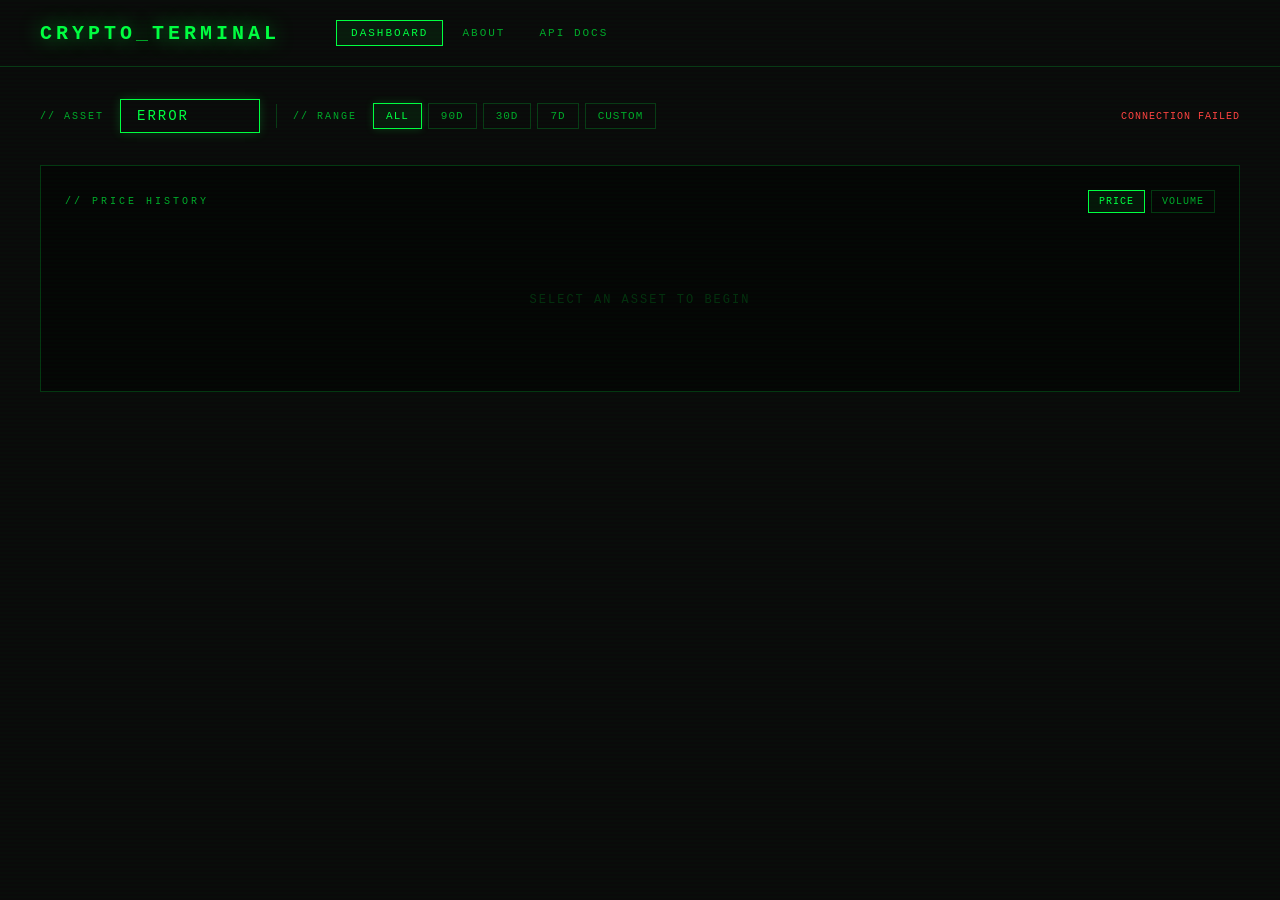
<file: index.html>
<!DOCTYPE html>
<html lang="en">
<head>
  <meta charset="UTF-8">
  <meta name="viewport" content="width=device-width, initial-scale=1.0">
  <title>Crypto Terminal</title>
  <link rel="stylesheet" href="style.css">
</head>
<body>

<header>
  <div class="logo">CRYPTO<span>_</span>TERMINAL</div>
  <nav>
    <a href="index.html" class="nav-link active">DASHBOARD</a>
    <a href="about.html" class="nav-link">ABOUT</a>
    <a href="docs.html" class="nav-link">API DOCS</a>
  </nav>
</header>

<main>
  <div class="controls">
    <label for="symbol-select">// ASSET</label>
    <select id="symbol-select">
      <option value="">-- LOADING --</option>
    </select>

    <div class="divider"></div>

    <label>// RANGE</label>
    <div class="range-buttons">
      <button class="range-btn active" data-range="all">ALL</button>
      <button class="range-btn" data-range="90">90D</button>
      <button class="range-btn" data-range="30">30D</button>
      <button class="range-btn" data-range="7">7D</button>
      <button class="range-btn" data-range="custom">CUSTOM</button>
    </div>

    <div class="date-inputs" id="date-inputs" style="display:none">
      <input type="date" id="date-from" />
      <span>→</span>
      <input type="date" id="date-to" />
      <button class="apply-btn" id="apply-range">APPLY</button>
    </div>

    <div class="status" id="status">CONNECTING...</div>
  </div>

  <div id="stats" class="stat-grid" style="display:none">
    <div class="stat-card">
      <div class="stat-label">Latest Close</div>
      <div class="stat-value" id="stat-latest">--</div>
    </div>
    <div class="stat-card">
      <div class="stat-label">Period Change</div>
      <div class="stat-value" id="stat-change">--</div>
    </div>
    <div class="stat-card">
      <div class="stat-label">Period High</div>
      <div class="stat-value" id="stat-high">--</div>
    </div>
    <div class="stat-card">
      <div class="stat-label">Period Low</div>
      <div class="stat-value" id="stat-low">--</div>
    </div>
    <div class="stat-card">
      <div class="stat-label">Avg Daily Volume</div>
      <div class="stat-value" id="stat-avgvol">--</div>
    </div>
    <div class="stat-card">
      <div class="stat-label">Total Volume</div>
      <div class="stat-value" id="stat-totvol">--</div>
    </div>
  </div>

  <div class="chart-container">
    <div class="chart-header">
      <div class="chart-title" id="chart-title">// PRICE HISTORY</div>
      <div class="chart-toggle">
        <button class="toggle-btn active" id="btn-price">PRICE</button>
        <button class="toggle-btn" id="btn-volume">VOLUME</button>
      </div>
    </div>
    <div id="chart-area">
      <div class="empty">SELECT AN ASSET TO BEGIN</div>
    </div>
  </div>
</main>

<script src="app.js"></script>
</body>
</html>
</file>
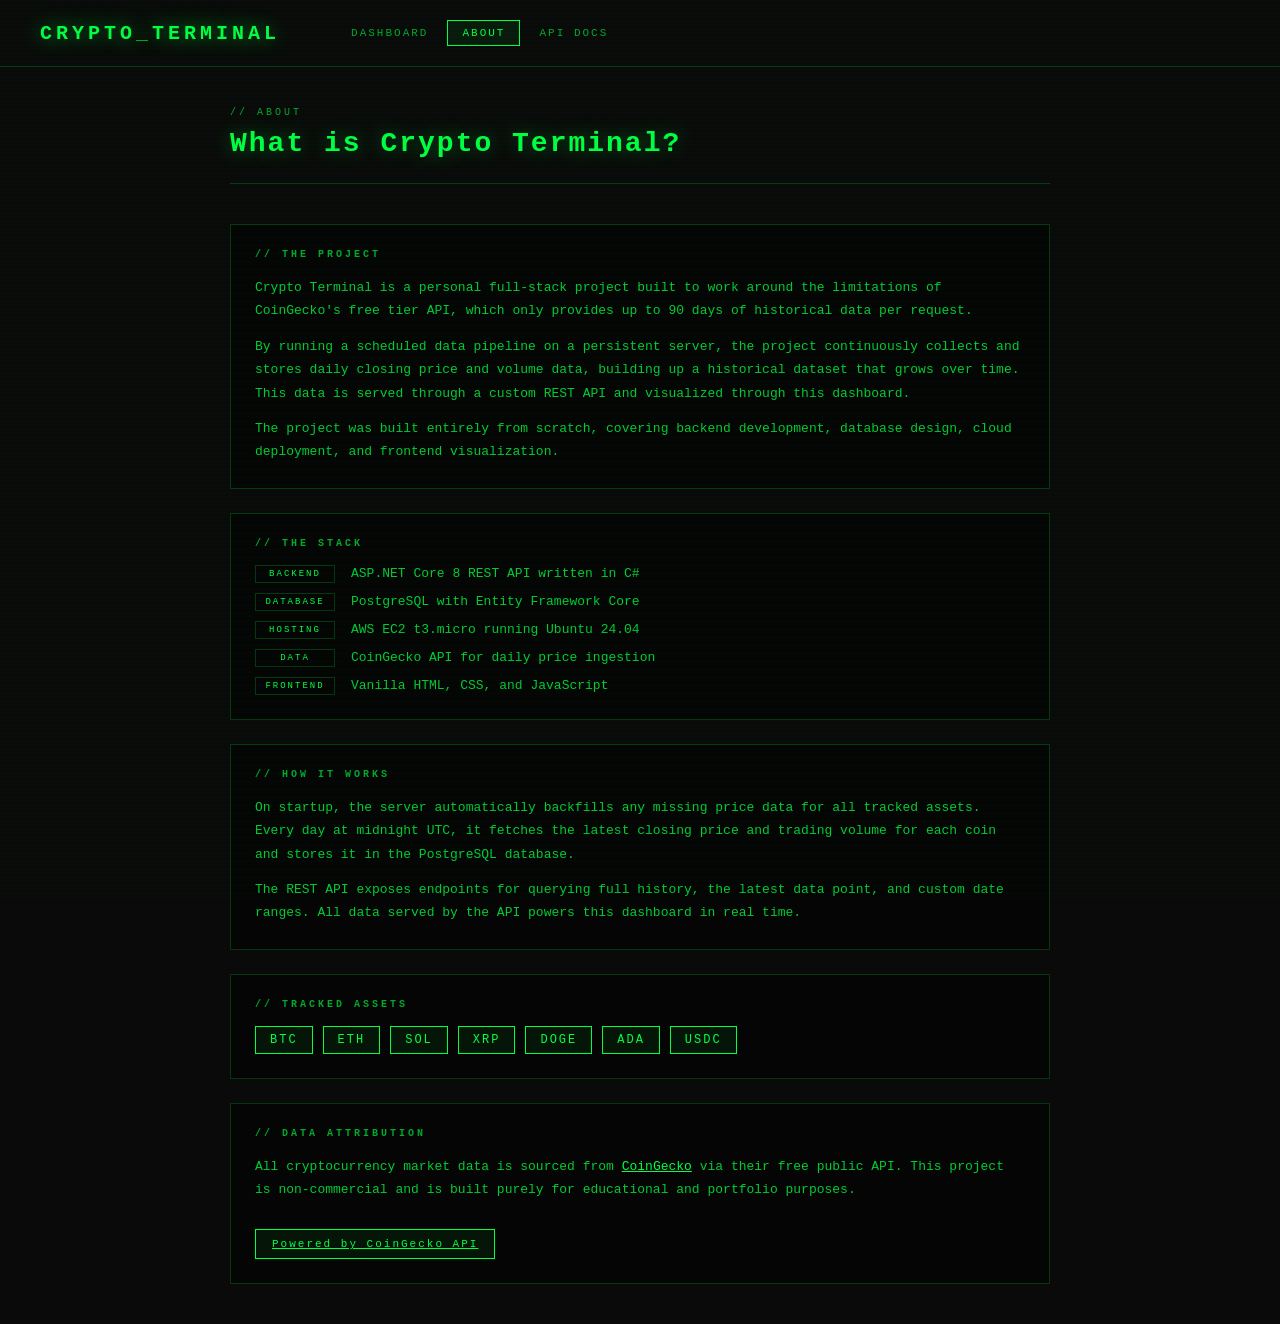
<file: about.html>
<!DOCTYPE html>
<html lang="en">
<head>
  <meta charset="UTF-8">
  <meta name="viewport" content="width=device-width, initial-scale=1.0">
  <title>About — Crypto Terminal</title>
  <link rel="stylesheet" href="style.css">
</head>
<body>

<header>
  <div class="logo">CRYPTO<span>_</span>TERMINAL</div>
  <nav>
    <a href="index.html" class="nav-link">DASHBOARD</a>
    <a href="about.html" class="nav-link active">ABOUT</a>
    <a href="docs.html" class="nav-link">API DOCS</a>
  </nav>
</header>

<main class="content-page">

  <div class="page-header">
    <div class="page-tag">// ABOUT</div>
    <h1>What is Crypto Terminal?</h1>
  </div>

  <div class="content-grid">
    <div class="content-block">
      <h2>// THE PROJECT</h2>
      <p>Crypto Terminal is a personal full-stack project built to work around the limitations of CoinGecko's free tier API, which only provides up to 90 days of historical data per request.</p>
      <p>By running a scheduled data pipeline on a persistent server, the project continuously collects and stores daily closing price and volume data, building up a historical dataset that grows over time. This data is served through a custom REST API and visualized through this dashboard.</p>
      <p>The project was built entirely from scratch, covering backend development, database design, cloud deployment, and frontend visualization.</p>
    </div>

    <div class="content-block">
      <h2>// THE STACK</h2>
      <div class="stack-list">
        <div class="stack-item">
          <span class="stack-tag">BACKEND</span>
          <span>ASP.NET Core 8 REST API written in C#</span>
        </div>
        <div class="stack-item">
          <span class="stack-tag">DATABASE</span>
          <span>PostgreSQL with Entity Framework Core</span>
        </div>
        <div class="stack-item">
          <span class="stack-tag">HOSTING</span>
          <span>AWS EC2 t3.micro running Ubuntu 24.04</span>
        </div>
        <div class="stack-item">
          <span class="stack-tag">DATA</span>
          <span>CoinGecko API for daily price ingestion</span>
        </div>
        <div class="stack-item">
          <span class="stack-tag">FRONTEND</span>
          <span>Vanilla HTML, CSS, and JavaScript</span>
        </div>
      </div>
    </div>

    <div class="content-block">
      <h2>// HOW IT WORKS</h2>
      <p>On startup, the server automatically backfills any missing price data for all tracked assets. Every day at midnight UTC, it fetches the latest closing price and trading volume for each coin and stores it in the PostgreSQL database.</p>
      <p>The REST API exposes endpoints for querying full history, the latest data point, and custom date ranges. All data served by the API powers this dashboard in real time.</p>
    </div>

    <div class="content-block">
      <h2>// TRACKED ASSETS</h2>
      <div class="asset-list">
        <span class="asset-tag">BTC</span>
        <span class="asset-tag">ETH</span>
        <span class="asset-tag">SOL</span>
        <span class="asset-tag">XRP</span>
        <span class="asset-tag">DOGE</span>
        <span class="asset-tag">ADA</span>
        <span class="asset-tag">USDC</span>
      </div>
    </div>

    <div class="content-block attribution">
      <h2>// DATA ATTRIBUTION</h2>
      <p>All cryptocurrency market data is sourced from <a href="https://www.coingecko.com" target="_blank" rel="noopener">CoinGecko</a> via their free public API. This project is non-commercial and is built purely for educational and portfolio purposes.</p>
      <a href="https://www.coingecko.com" target="_blank" rel="noopener" class="coingecko-badge">
        Powered by CoinGecko API
      </a>
    </div>
  </div>

</main>

</body>
</html>
</file>
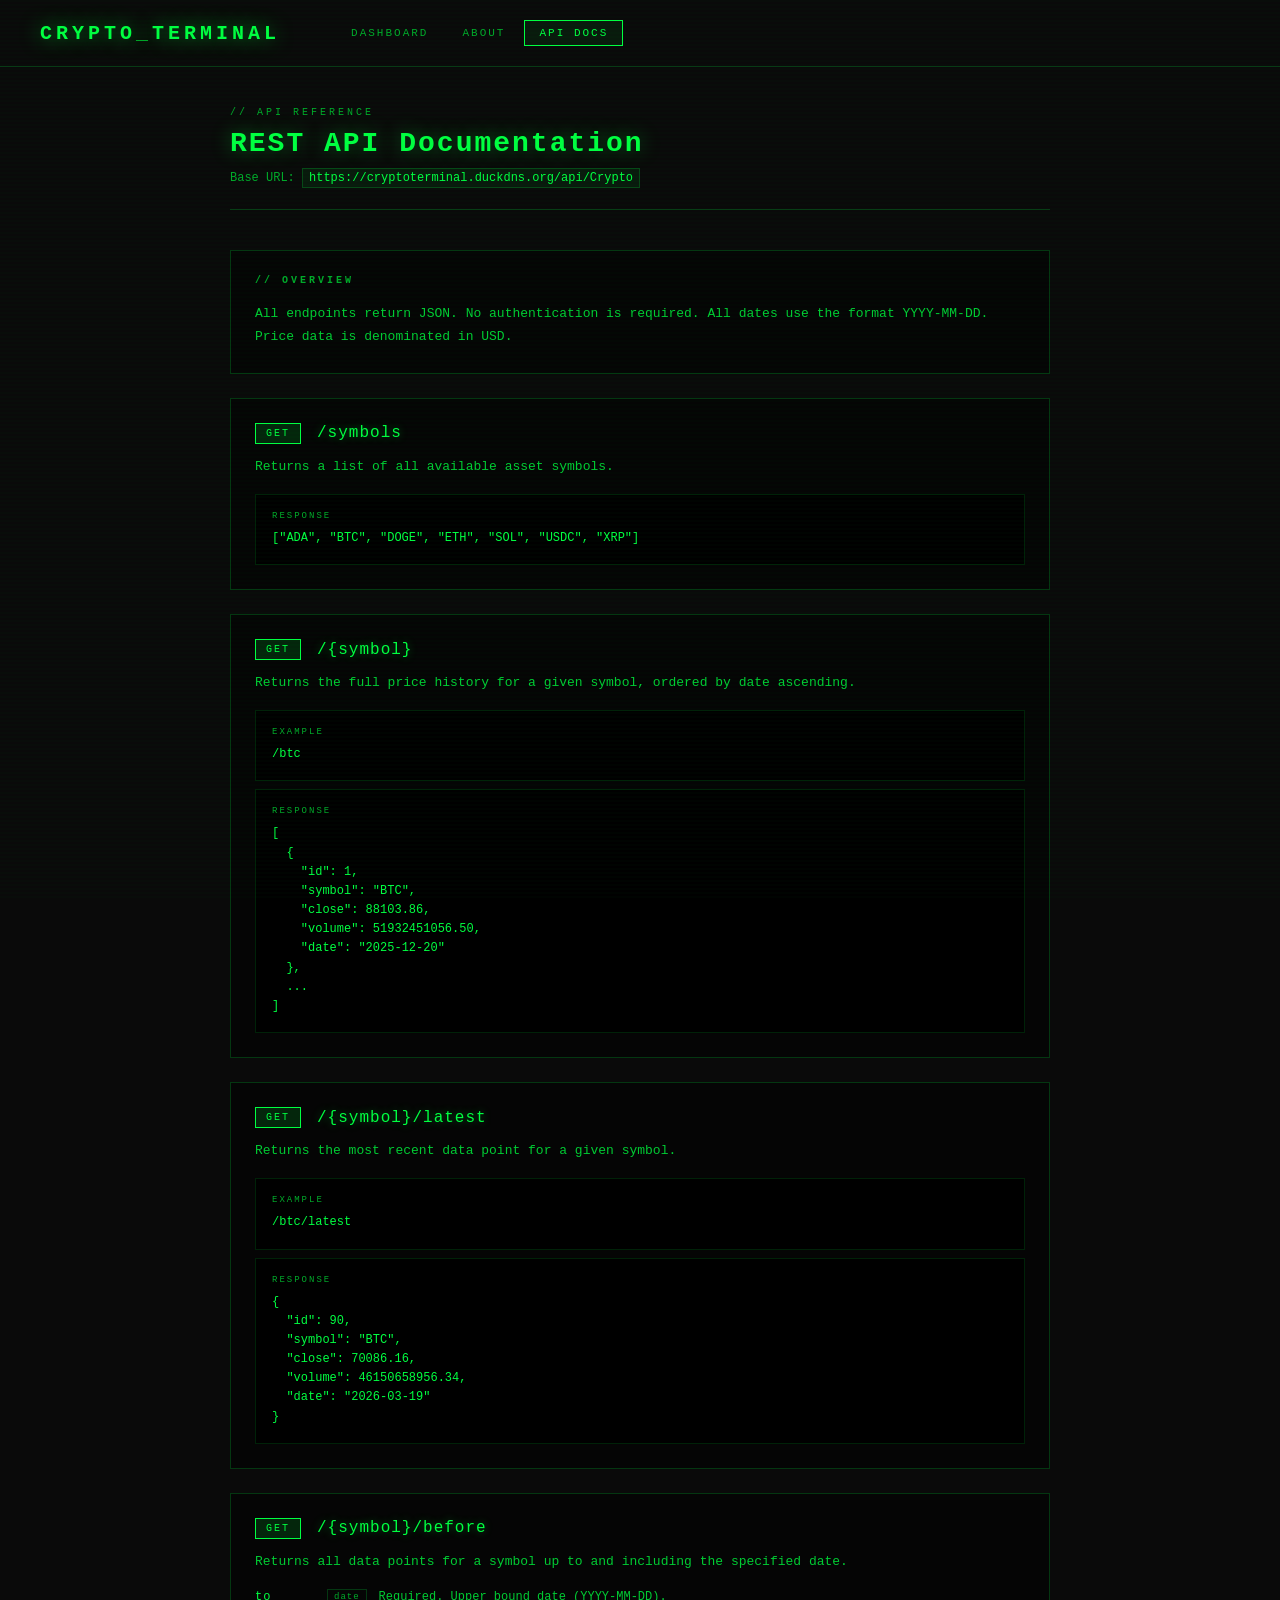
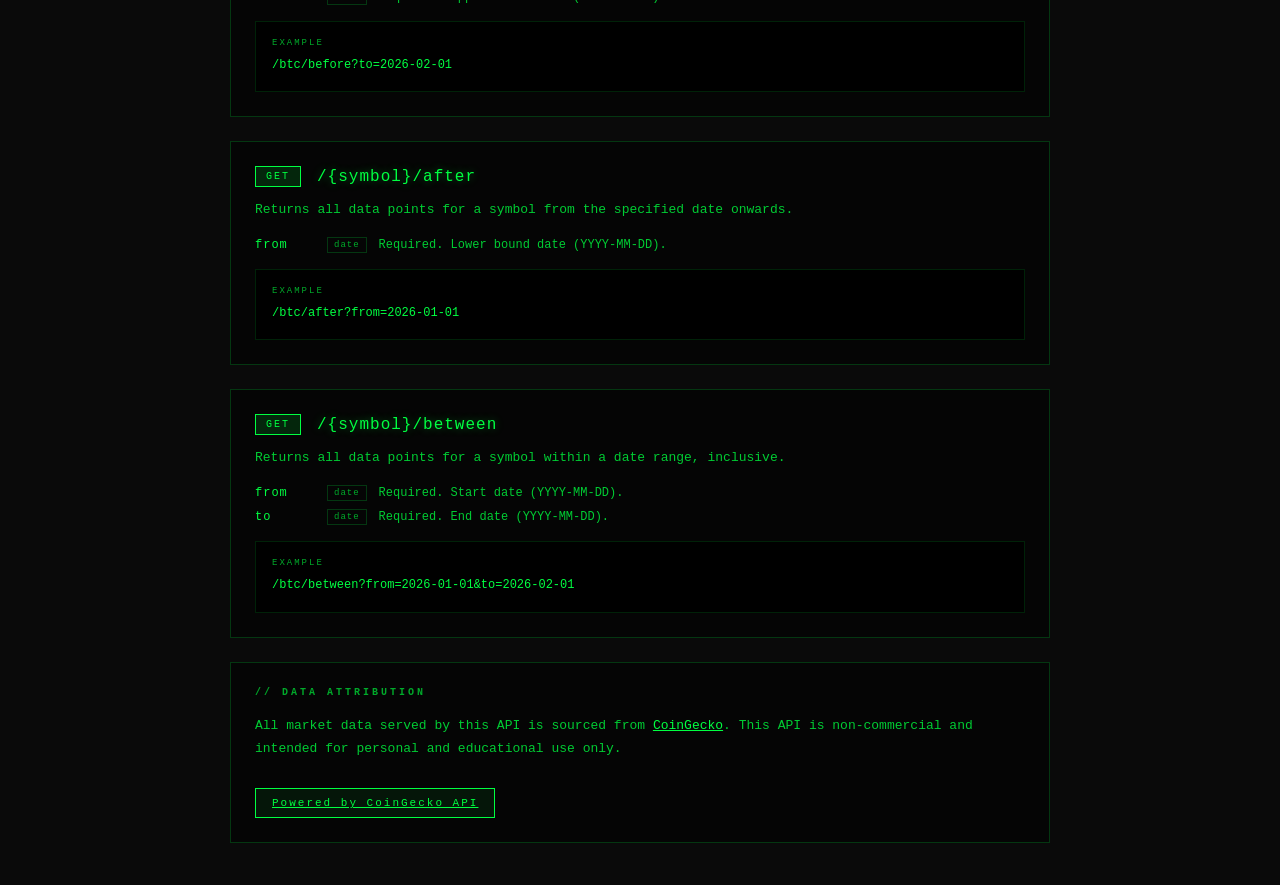
<file: docs.html>
<!DOCTYPE html>
<html lang="en">
<head>
  <meta charset="UTF-8">
  <meta name="viewport" content="width=device-width, initial-scale=1.0">
  <title>API Docs — Crypto Terminal</title>
  <link rel="stylesheet" href="style.css">
</head>
<body>

<header>
  <div class="logo">CRYPTO<span>_</span>TERMINAL</div>
  <nav>
    <a href="index.html" class="nav-link">DASHBOARD</a>
    <a href="about.html" class="nav-link">ABOUT</a>
    <a href="docs.html" class="nav-link active">API DOCS</a>
  </nav>
</header>

<main class="content-page">

  <div class="page-header">
    <div class="page-tag">// API REFERENCE</div>
    <h1>REST API Documentation</h1>
    <p class="page-sub">Base URL: <code>https://cryptoterminal.duckdns.org/api/Crypto</code></p>
  </div>

  <div class="content-grid">

    <div class="content-block">
      <h2>// OVERVIEW</h2>
      <p>All endpoints return JSON. No authentication is required. All dates use the format <code>YYYY-MM-DD</code>. Price data is denominated in USD.</p>
    </div>

    <div class="endpoint-block">
      <div class="endpoint-header">
        <span class="method">GET</span>
        <span class="path">/symbols</span>
      </div>
      <p>Returns a list of all available asset symbols.</p>
      <div class="code-block">
        <div class="code-label">RESPONSE</div>
        <pre>["ADA", "BTC", "DOGE", "ETH", "SOL", "USDC", "XRP"]</pre>
      </div>
    </div>

    <div class="endpoint-block">
      <div class="endpoint-header">
        <span class="method">GET</span>
        <span class="path">/{symbol}</span>
      </div>
      <p>Returns the full price history for a given symbol, ordered by date ascending.</p>
      <div class="code-block">
        <div class="code-label">EXAMPLE</div>
        <pre>/btc</pre>
      </div>
      <div class="code-block">
        <div class="code-label">RESPONSE</div>
        <pre>[
  {
    "id": 1,
    "symbol": "BTC",
    "close": 88103.86,
    "volume": 51932451056.50,
    "date": "2025-12-20"
  },
  ...
]</pre>
      </div>
    </div>

    <div class="endpoint-block">
      <div class="endpoint-header">
        <span class="method">GET</span>
        <span class="path">/{symbol}/latest</span>
      </div>
      <p>Returns the most recent data point for a given symbol.</p>
      <div class="code-block">
        <div class="code-label">EXAMPLE</div>
        <pre>/btc/latest</pre>
      </div>
      <div class="code-block">
        <div class="code-label">RESPONSE</div>
        <pre>{
  "id": 90,
  "symbol": "BTC",
  "close": 70086.16,
  "volume": 46150658956.34,
  "date": "2026-03-19"
}</pre>
      </div>
    </div>

    <div class="endpoint-block">
      <div class="endpoint-header">
        <span class="method">GET</span>
        <span class="path">/{symbol}/before</span>
      </div>
      <p>Returns all data points for a symbol up to and including the specified date.</p>
      <div class="param-list">
        <div class="param"><span class="param-name">to</span><span class="param-type">date</span><span>Required. Upper bound date (YYYY-MM-DD).</span></div>
      </div>
      <div class="code-block">
        <div class="code-label">EXAMPLE</div>
        <pre>/btc/before?to=2026-02-01</pre>
      </div>
    </div>

    <div class="endpoint-block">
      <div class="endpoint-header">
        <span class="method">GET</span>
        <span class="path">/{symbol}/after</span>
      </div>
      <p>Returns all data points for a symbol from the specified date onwards.</p>
      <div class="param-list">
        <div class="param"><span class="param-name">from</span><span class="param-type">date</span><span>Required. Lower bound date (YYYY-MM-DD).</span></div>
      </div>
      <div class="code-block">
        <div class="code-label">EXAMPLE</div>
        <pre>/btc/after?from=2026-01-01</pre>
      </div>
    </div>

    <div class="endpoint-block">
      <div class="endpoint-header">
        <span class="method">GET</span>
        <span class="path">/{symbol}/between</span>
      </div>
      <p>Returns all data points for a symbol within a date range, inclusive.</p>
      <div class="param-list">
        <div class="param"><span class="param-name">from</span><span class="param-type">date</span><span>Required. Start date (YYYY-MM-DD).</span></div>
        <div class="param"><span class="param-name">to</span><span class="param-type">date</span><span>Required. End date (YYYY-MM-DD).</span></div>
      </div>
      <div class="code-block">
        <div class="code-label">EXAMPLE</div>
        <pre>/btc/between?from=2026-01-01&to=2026-02-01</pre>
      </div>
    </div>

    <div class="content-block attribution">
      <h2>// DATA ATTRIBUTION</h2>
      <p>All market data served by this API is sourced from <a href="https://www.coingecko.com" target="_blank" rel="noopener">CoinGecko</a>. This API is non-commercial and intended for personal and educational use only.</p>
      <a href="https://www.coingecko.com" target="_blank" rel="noopener" class="coingecko-badge">
        Powered by CoinGecko API
      </a>
    </div>

  </div>
</main>

</body>
</html>
</file>
<file: style.css>
* { margin: 0; padding: 0; box-sizing: border-box; }

body {
  background: #0a0a0a;
  color: #00ff41;
  font-family: 'Courier New', monospace;
  min-height: 100vh;
  overflow-x: hidden;
}

body::before {
  content: '';
  position: fixed;
  top: 0; left: 0;
  width: 100%; height: 100%;
  background: repeating-linear-gradient(
    0deg, transparent, transparent 2px,
    rgba(0,255,65,0.015) 2px, rgba(0,255,65,0.015) 4px
  );
  pointer-events: none;
  z-index: 1000;
}

header {
  border-bottom: 1px solid #00ff4133;
  padding: 20px 40px;
  display: flex;
  align-items: center;
  gap: 24px;
}

.logo {
  font-size: 20px;
  font-weight: bold;
  letter-spacing: 4px;
  color: #00ff41;
  text-shadow: 0 0 20px #00ff41aa;
  white-space: nowrap;
}

.logo span { color: #00aa2a; }
.blink { animation: blink 1s step-end infinite; }
@keyframes blink { 50% { opacity: 0; } }

.latest-badge {
  display: flex;
  align-items: center;
  gap: 12px;
  border: 1px solid #00ff4133;
  padding: 8px 16px;
  font-size: 12px;
  letter-spacing: 2px;
}

.latest-badge #latest-symbol { color: #00aa2a; }
.latest-badge #latest-price { color: #00ff41; font-size: 15px; font-weight: bold; text-shadow: 0 0 10px #00ff4166; }
.latest-badge #latest-date { color: #00aa2a66; font-size: 10px; }

main {
  padding: 32px 40px;
  max-width: 1300px;
  margin: 0 auto;
}

.controls {
  display: flex;
  align-items: center;
  gap: 16px;
  margin-bottom: 32px;
  flex-wrap: wrap;
}

label {
  font-size: 10px;
  letter-spacing: 2px;
  color: #00aa2a;
  text-transform: uppercase;
  white-space: nowrap;
}

.divider {
  width: 1px;
  height: 24px;
  background: #00ff4133;
}

select {
  background: #0a0a0a;
  border: 1px solid #00ff41;
  color: #00ff41;
  font-family: 'Courier New', monospace;
  font-size: 14px;
  padding: 8px 16px;
  cursor: pointer;
  outline: none;
  appearance: none;
  min-width: 140px;
  letter-spacing: 2px;
  box-shadow: 0 0 10px #00ff4133;
  transition: box-shadow 0.2s;
}

select:hover, select:focus { box-shadow: 0 0 20px #00ff4166; }
select option { background: #0a0a0a; color: #00ff41; }

.range-buttons {
  display: flex;
  gap: 6px;
}

.range-btn {
  background: transparent;
  border: 1px solid #00ff4133;
  color: #00aa2a;
  font-family: 'Courier New', monospace;
  font-size: 11px;
  letter-spacing: 1px;
  padding: 6px 12px;
  cursor: pointer;
  transition: all 0.2s;
}

.range-btn:hover { border-color: #00ff41; color: #00ff41; }
.range-btn.active { border-color: #00ff41; color: #00ff41; background: #00ff4111; box-shadow: 0 0 8px #00ff4133; }

.date-inputs {
  display: flex;
  align-items: center;
  gap: 8px;
}

.date-inputs span { color: #00aa2a; font-size: 12px; }

input[type="date"] {
  background: #0a0a0a;
  border: 1px solid #00ff4133;
  color: #00ff41;
  font-family: 'Courier New', monospace;
  font-size: 12px;
  padding: 6px 10px;
  outline: none;
  cursor: pointer;
  color-scheme: dark;
}

input[type="date"]:focus { border-color: #00ff41; }

.apply-btn {
  background: #00ff4111;
  border: 1px solid #00ff41;
  color: #00ff41;
  font-family: 'Courier New', monospace;
  font-size: 11px;
  letter-spacing: 1px;
  padding: 6px 12px;
  cursor: pointer;
  transition: all 0.2s;
}

.apply-btn:hover { background: #00ff4122; box-shadow: 0 0 10px #00ff4133; }

.status {
  font-size: 10px;
  letter-spacing: 1px;
  color: #00aa2a;
  margin-left: auto;
  white-space: nowrap;
}

.status.error { color: #ff4141; }

.stat-grid {
  display: grid;
  grid-template-columns: repeat(auto-fit, minmax(180px, 1fr));
  gap: 12px;
  margin-bottom: 24px;
}

.stat-card {
  border: 1px solid #00ff4133;
  padding: 16px 20px;
  background: #050505;
  position: relative;
  overflow: hidden;
}

.stat-card::before {
  content: '';
  position: absolute;
  top: 0; left: 0;
  width: 3px; height: 100%;
  background: #00ff41;
  box-shadow: 0 0 10px #00ff41;
}

.stat-label {
  font-size: 9px;
  letter-spacing: 2px;
  color: #00aa2a;
  text-transform: uppercase;
  margin-bottom: 6px;
}

.stat-value {
  font-size: 20px;
  font-weight: bold;
  color: #00ff41;
  text-shadow: 0 0 10px #00ff4166;
}

.stat-value.positive { color: #00ff41; }
.stat-value.negative { color: #ff4141; text-shadow: 0 0 10px #ff414166; }

.chart-container {
  border: 1px solid #00ff4133;
  padding: 24px;
  background: #050505;
}

.chart-header {
  display: flex;
  justify-content: space-between;
  align-items: center;
  margin-bottom: 20px;
}

.chart-title {
  font-size: 10px;
  letter-spacing: 3px;
  color: #00aa2a;
  text-transform: uppercase;
}

.chart-toggle { display: flex; gap: 6px; }

.toggle-btn {
  background: transparent;
  border: 1px solid #00ff4133;
  color: #00aa2a;
  font-family: 'Courier New', monospace;
  font-size: 10px;
  letter-spacing: 1px;
  padding: 5px 10px;
  cursor: pointer;
  transition: all 0.2s;
}

.toggle-btn:hover { border-color: #00ff41; color: #00ff41; }
.toggle-btn.active { border-color: #00ff41; color: #00ff41; background: #00ff4111; }

canvas { width: 100%; display: block; }

/* ── Navigation ── */
nav {
  display: flex;
  gap: 4px;
  margin-left: 32px;
}

.nav-link {
  color: #00aa2a;
  text-decoration: none;
  font-size: 11px;
  letter-spacing: 2px;
  padding: 6px 14px;
  border: 1px solid transparent;
  transition: all 0.2s;
}

.nav-link:hover { color: #00ff41; border-color: #00ff4133; }
.nav-link.active { color: #00ff41; border-color: #00ff41; background: #00ff4111; }

/* ── Content pages (about / docs) ── */
.content-page {
  padding: 40px;
  max-width: 900px;
  margin: 0 auto;
}

.page-header {
  margin-bottom: 40px;
  border-bottom: 1px solid #00ff4133;
  padding-bottom: 24px;
}

.page-tag {
  font-size: 10px;
  letter-spacing: 3px;
  color: #00aa2a;
  margin-bottom: 10px;
}

.page-header h1 {
  font-size: 28px;
  font-weight: bold;
  letter-spacing: 2px;
  color: #00ff41;
  text-shadow: 0 0 20px #00ff4166;
}

.page-sub {
  margin-top: 12px;
  font-size: 12px;
  color: #00aa2a;
  word-break: break-all;
}

.page-sub code {
  color: #00ff41;
  background: #00ff4111;
  padding: 2px 6px;
  border: 1px solid #00ff4133;
}

.content-grid {
  display: flex;
  flex-direction: column;
  gap: 24px;
}

.content-block {
  border: 1px solid #00ff4133;
  padding: 24px;
  background: #050505;
}

.content-block h2 {
  font-size: 10px;
  letter-spacing: 3px;
  color: #00aa2a;
  margin-bottom: 16px;
}

.content-block p {
  font-size: 13px;
  line-height: 1.8;
  color: #00cc33;
  margin-bottom: 12px;
}

.content-block p:last-child { margin-bottom: 0; }

.content-block a { color: #00ff41; text-decoration: underline; }
.content-block a:hover { text-shadow: 0 0 8px #00ff41; }

.stack-list { display: flex; flex-direction: column; gap: 10px; }

.stack-item {
  display: flex;
  align-items: center;
  gap: 16px;
  font-size: 13px;
  color: #00cc33;
}

.stack-tag {
  font-size: 9px;
  letter-spacing: 2px;
  color: #00ff41;
  border: 1px solid #00ff4133;
  padding: 3px 8px;
  min-width: 80px;
  text-align: center;
}

.asset-list { display: flex; flex-wrap: wrap; gap: 10px; }

.asset-tag {
  border: 1px solid #00ff41;
  color: #00ff41;
  font-size: 12px;
  letter-spacing: 2px;
  padding: 6px 14px;
  background: #00ff4111;
}

.coingecko-badge {
  display: inline-block;
  margin-top: 16px;
  border: 1px solid #00ff41;
  color: #00ff41;
  font-size: 11px;
  letter-spacing: 2px;
  padding: 8px 16px;
  text-decoration: none;
  background: #00ff4111;
  transition: all 0.2s;
}

.coingecko-badge:hover { background: #00ff4122; box-shadow: 0 0 12px #00ff4133; }

/* ── Endpoint blocks (docs) ── */
.endpoint-block {
  border: 1px solid #00ff4133;
  padding: 24px;
  background: #050505;
}

.endpoint-header {
  display: flex;
  align-items: center;
  gap: 16px;
  margin-bottom: 12px;
}

.method {
  background: #00ff4122;
  border: 1px solid #00ff41;
  color: #00ff41;
  font-size: 10px;
  letter-spacing: 2px;
  padding: 4px 10px;
}

.path {
  font-size: 16px;
  color: #00ff41;
  text-shadow: 0 0 8px #00ff4166;
  letter-spacing: 1px;
}

.endpoint-block p {
  font-size: 13px;
  color: #00cc33;
  line-height: 1.7;
  margin-bottom: 16px;
}

.param-list {
  display: flex;
  flex-direction: column;
  gap: 8px;
  margin-bottom: 16px;
}

.param {
  display: flex;
  align-items: center;
  gap: 12px;
  font-size: 12px;
  color: #00cc33;
}

.param-name {
  color: #00ff41;
  min-width: 60px;
  letter-spacing: 1px;
}

.param-type {
  border: 1px solid #00ff4133;
  color: #00aa2a;
  font-size: 9px;
  letter-spacing: 1px;
  padding: 2px 6px;
}

.code-block {
  background: #000;
  border: 1px solid #00ff4122;
  padding: 16px;
  margin-top: 8px;
}

.code-label {
  font-size: 9px;
  letter-spacing: 2px;
  color: #00aa2a;
  margin-bottom: 8px;
}

.code-block pre {
  font-family: 'Courier New', monospace;
  font-size: 12px;
  color: #00ff41;
  white-space: pre-wrap;
  line-height: 1.6;
}

.loading {
  text-align: center;
  padding: 60px;
  font-size: 12px;
  letter-spacing: 3px;
  color: #00aa2a;
  animation: pulse 1.5s ease-in-out infinite;
}

@keyframes pulse { 0%, 100% { opacity: 1; } 50% { opacity: 0.3; } }

.empty {
  text-align: center;
  padding: 60px;
  font-size: 12px;
  letter-spacing: 2px;
  color: #00aa2a44;
}
</file>
